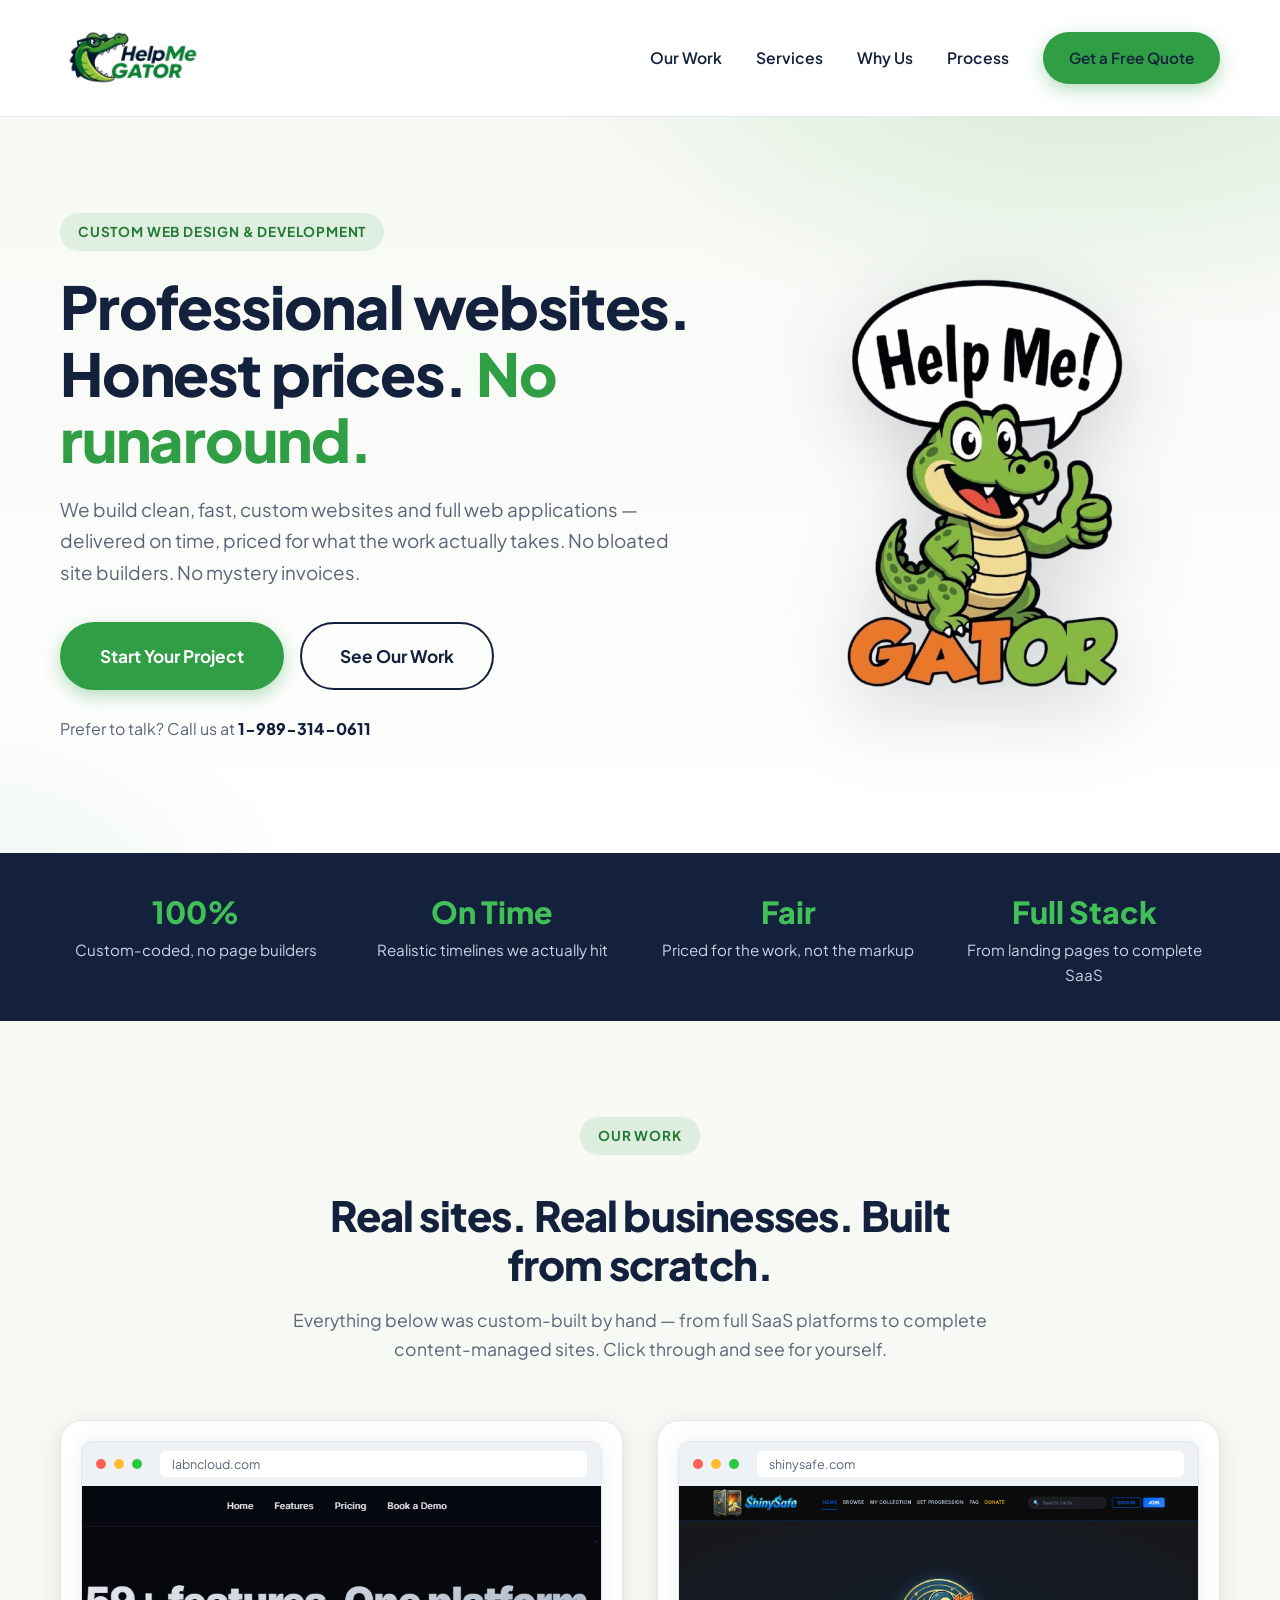
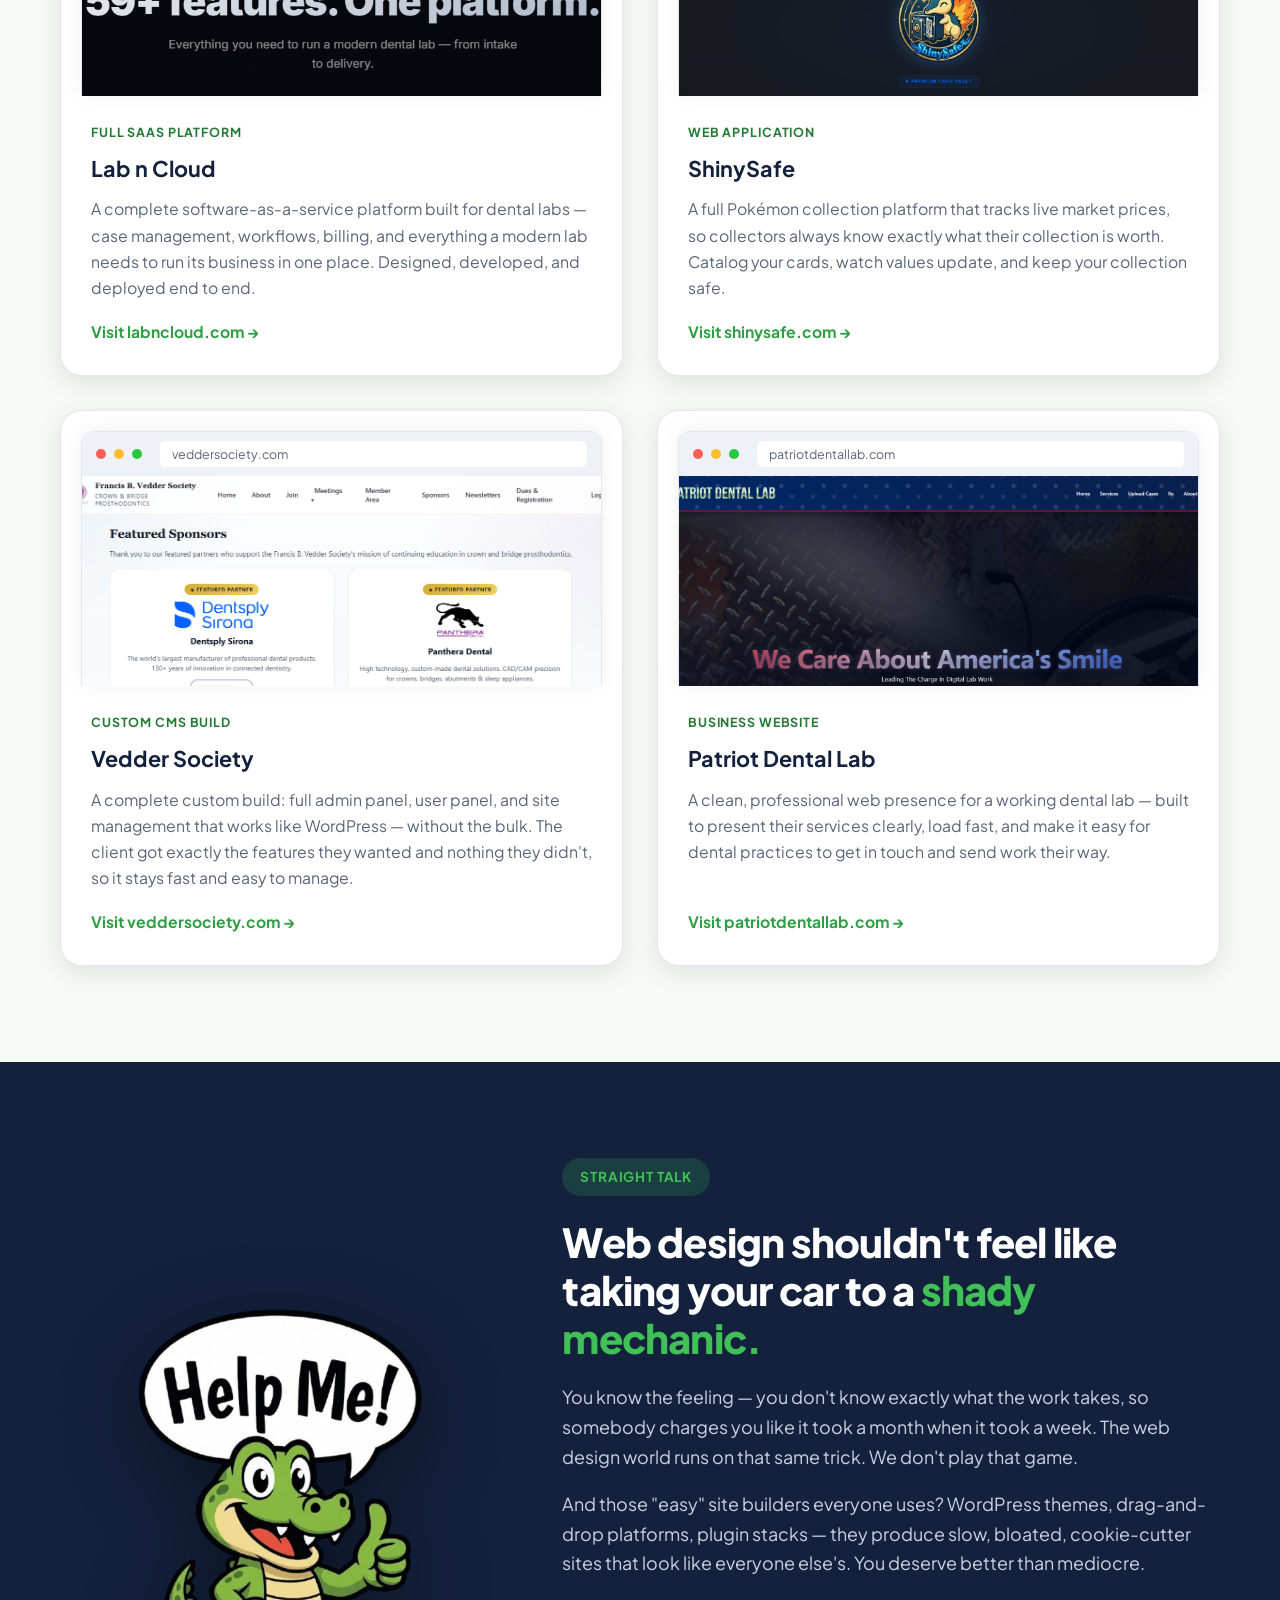
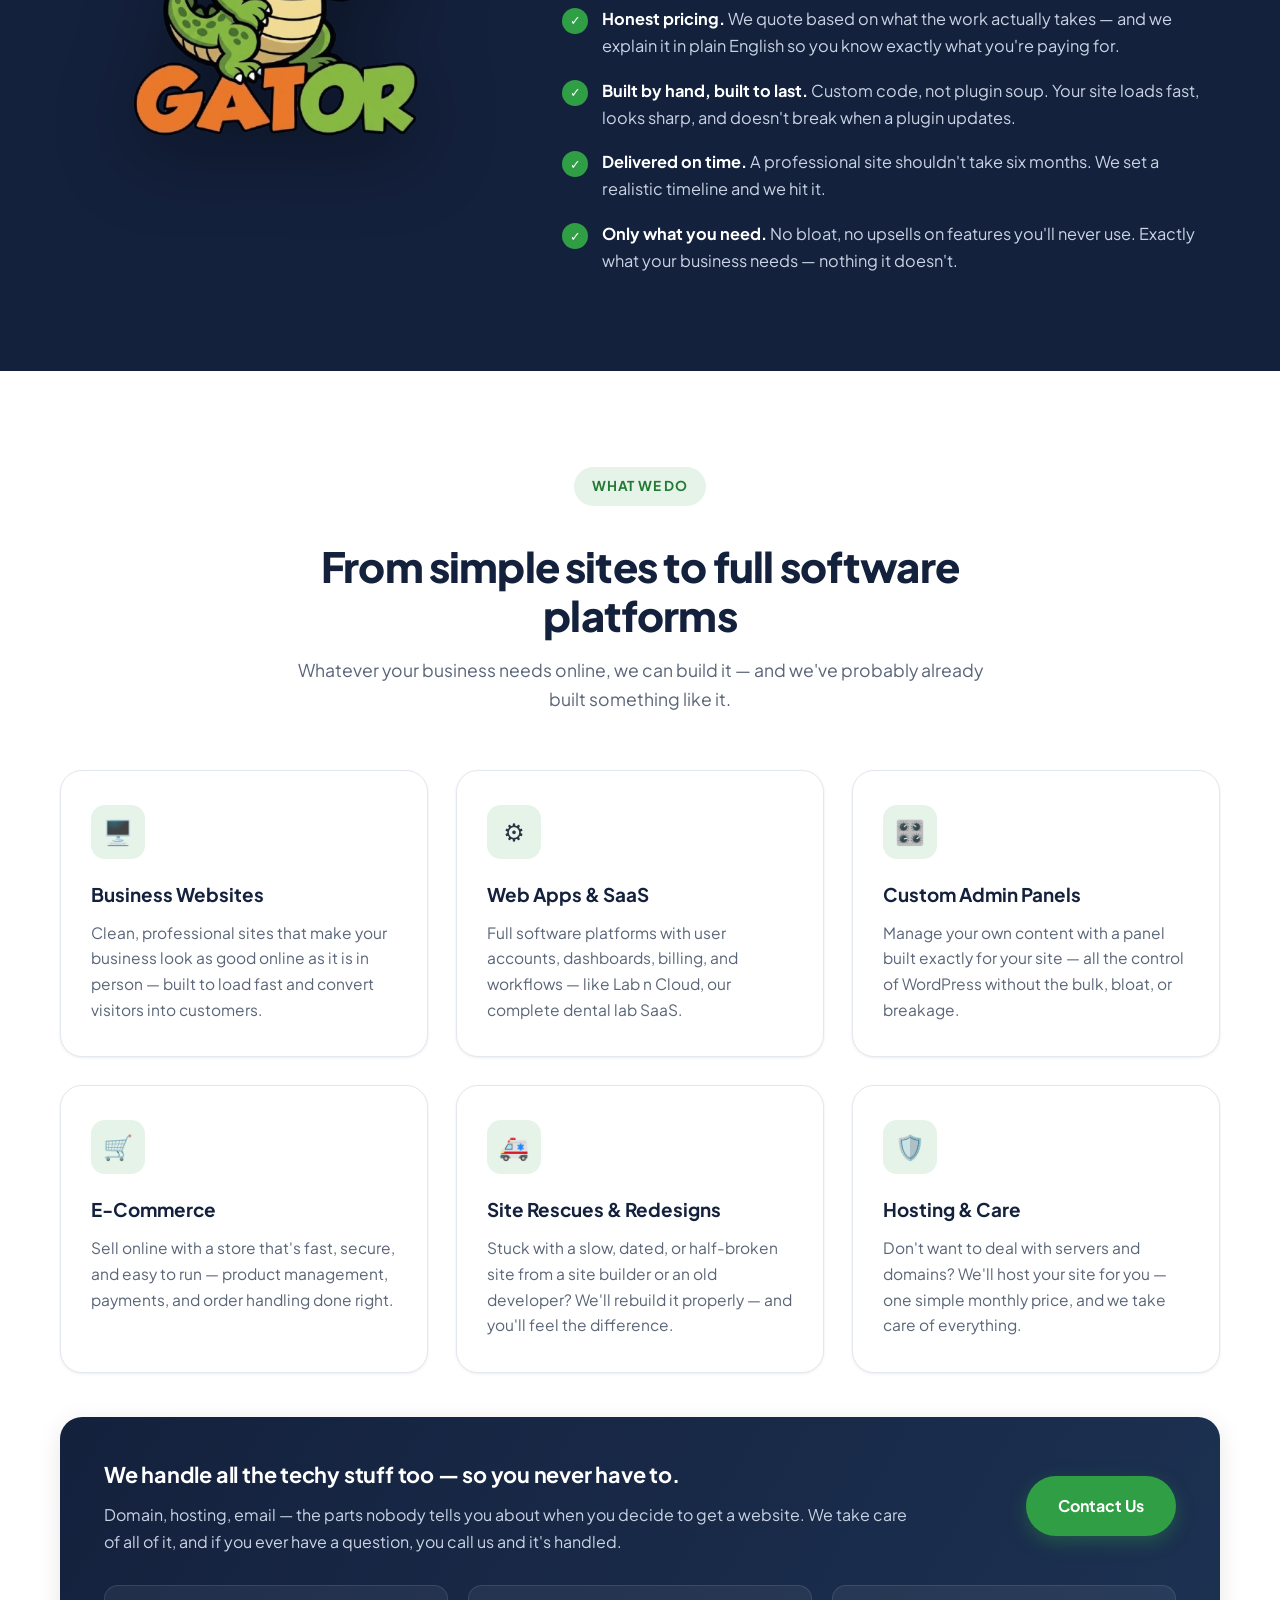
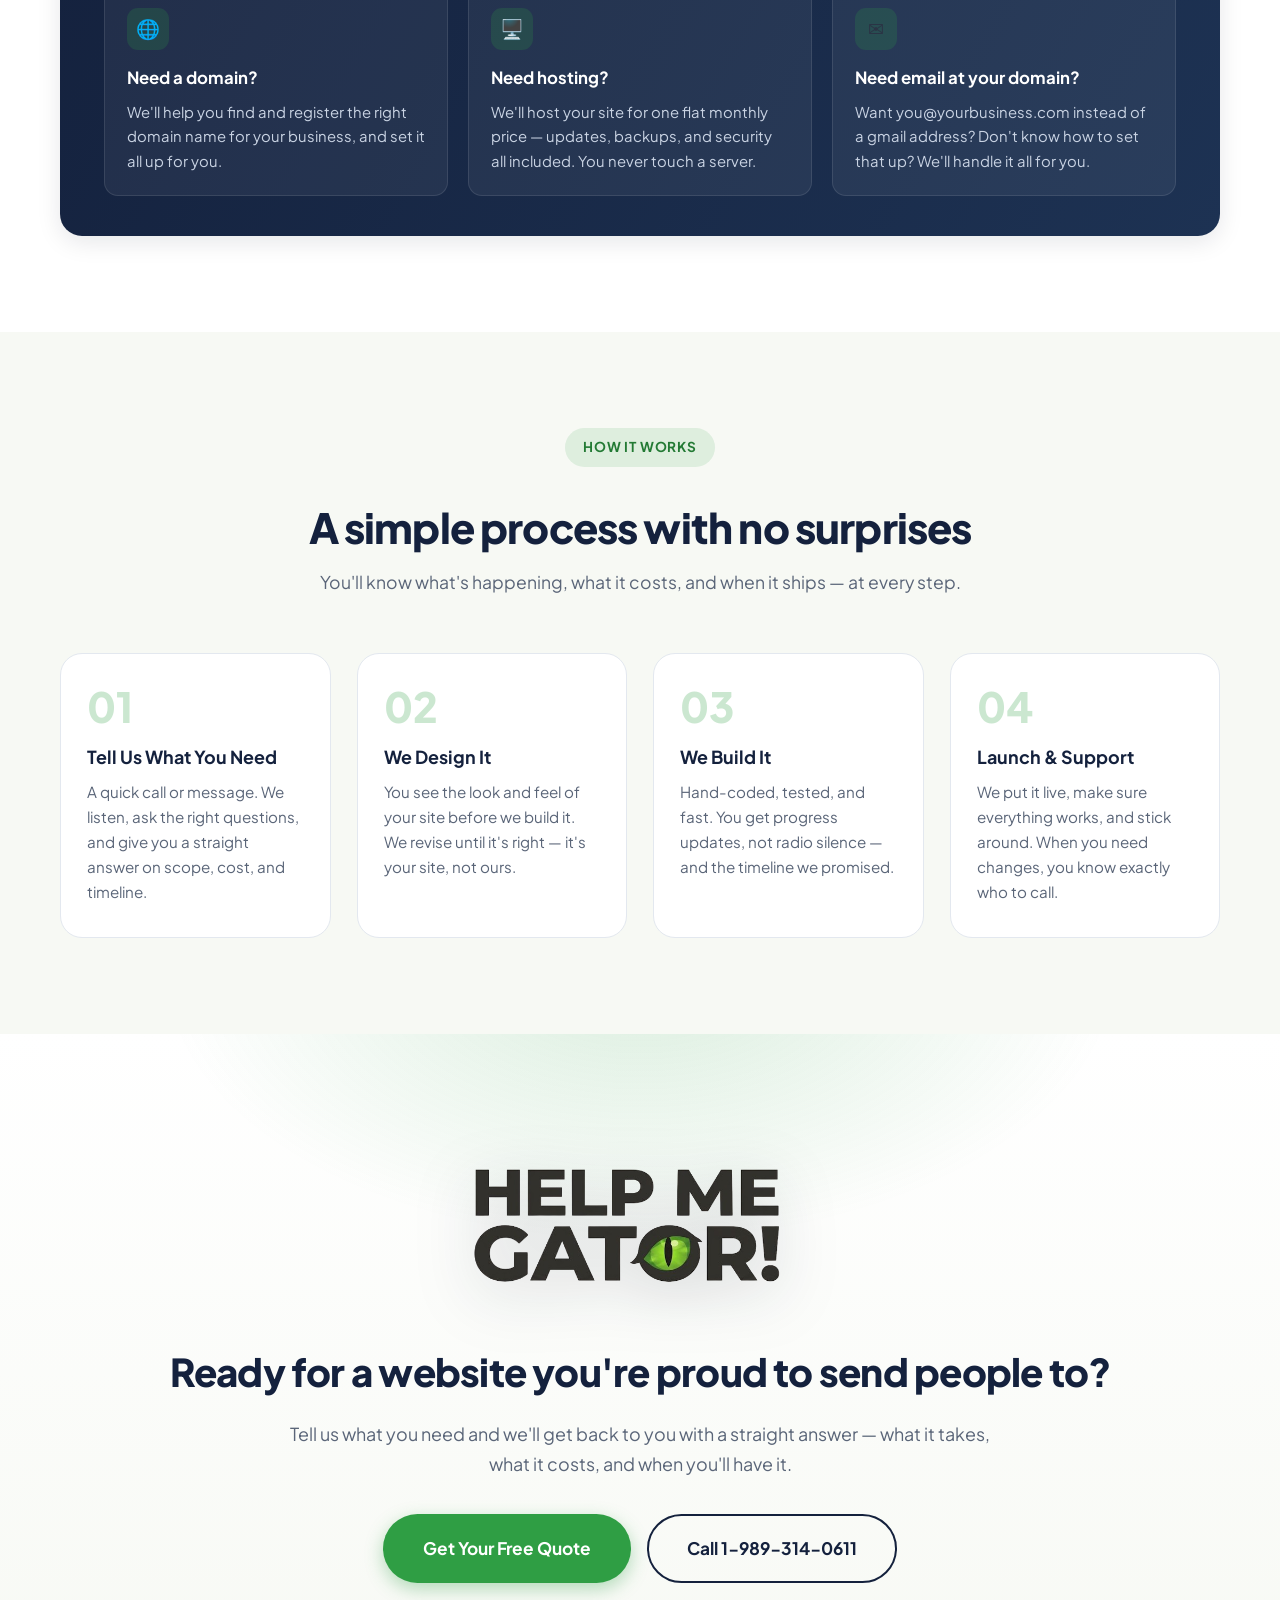
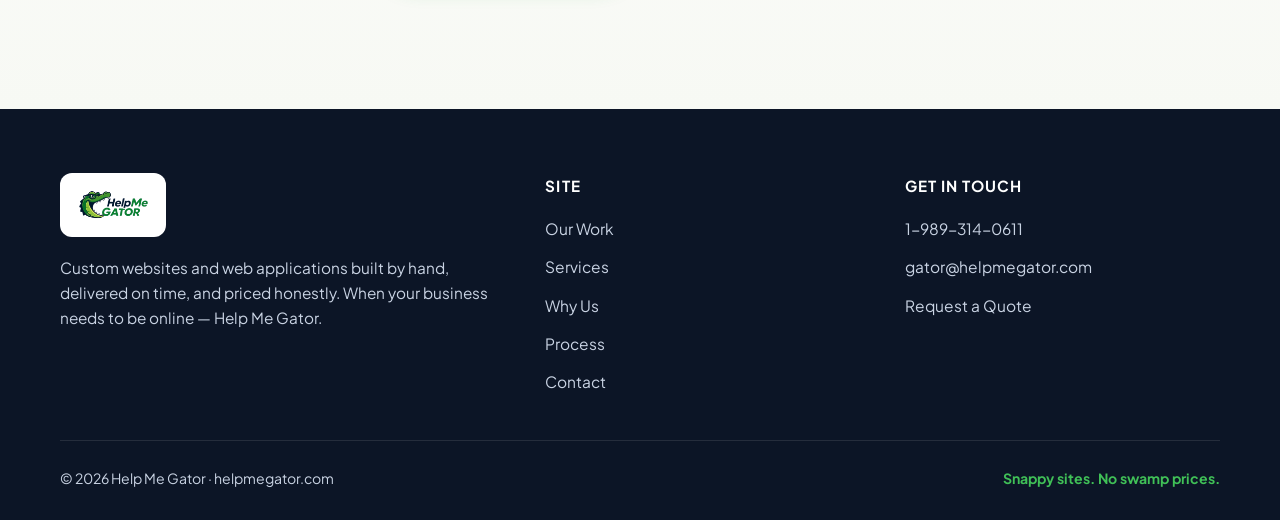
<file: index.html>
<!DOCTYPE html>
<html lang="en">
<head>
  <meta charset="UTF-8">
  <meta name="viewport" content="width=device-width, initial-scale=1.0">
  <title>Help Me Gator — Professional Web Design Without the Runaround</title>
  <meta name="description" content="Help Me Gator builds fast, professional, custom websites and web apps at honest prices. No bloated site builders, no inflated invoices — just clean work delivered on time. Call 1-989-314-0611.">
  <link rel="canonical" href="https://helpmegator.com/">

  <!-- Icons -->
  <link rel="icon" href="/favicon.ico" sizes="48x48">
  <link rel="icon" type="image/png" sizes="32x32" href="assets/icons/favicon-32.png">
  <link rel="icon" type="image/png" sizes="16x16" href="assets/icons/favicon-16.png">
  <link rel="apple-touch-icon" sizes="180x180" href="assets/icons/apple-touch-icon.png">
  <link rel="manifest" href="site.webmanifest">
  <meta name="theme-color" content="#14213d">

  <!-- Social sharing (Discord, iMessage, Facebook, X, etc.) -->
  <meta property="og:type" content="website">
  <meta property="og:site_name" content="Help Me Gator">
  <meta property="og:title" content="Help Me Gator — Professional Web Design Without the Runaround">
  <meta property="og:description" content="Custom websites and web apps at honest prices. No bloated site builders, no inflated invoices — just clean work delivered on time.">
  <meta property="og:url" content="https://helpmegator.com/">
  <meta property="og:image" content="https://helpmegator.com/assets/icons/og-image.png">
  <meta property="og:image:width" content="1200">
  <meta property="og:image:height" content="630">
  <meta name="twitter:card" content="summary_large_image">
  <meta name="twitter:title" content="Help Me Gator — Professional Web Design Without the Runaround">
  <meta name="twitter:description" content="Custom websites and web apps at honest prices. Delivered on time, built by hand.">
  <meta name="twitter:image" content="https://helpmegator.com/assets/icons/og-image.png">
  <link rel="preconnect" href="https://fonts.googleapis.com">
  <link rel="preconnect" href="https://fonts.gstatic.com" crossorigin>
  <link href="https://fonts.googleapis.com/css2?family=Plus+Jakarta+Sans:wght@400;500;600;700;800&display=swap" rel="stylesheet">
  <link rel="stylesheet" href="styles.css">
</head>
<body>

  <header class="site-header">
    <div class="container nav-wrap">
      <a class="brand" href="index.html" aria-label="Help Me Gator home">
        <img src="assets/logo-main.png" alt="Help Me Gator logo">
      </a>
      <nav>
        <button class="nav-toggle" aria-label="Toggle menu" aria-expanded="false">
          <span></span><span></span><span></span>
        </button>
        <ul class="nav-links">
          <li><a href="#work">Our Work</a></li>
          <li><a href="#services">Services</a></li>
          <li><a href="#why-us">Why Us</a></li>
          <li><a href="#process">Process</a></li>
          <li><a href="contact.html" class="btn btn-green">Get a Free Quote</a></li>
        </ul>
      </nav>
    </div>
  </header>

  <!-- ============ HERO ============ -->
  <section class="hero">
    <div class="container hero-grid">
      <div>
        <span class="eyebrow">Custom Web Design &amp; Development</span>
        <h1>Professional websites. Honest prices. <span class="accent">No runaround.</span></h1>
        <p class="lede">We build clean, fast, custom websites and full web applications — delivered on time, priced for what the work actually takes. No bloated site builders. No mystery invoices.</p>
        <div class="hero-ctas">
          <a href="contact.html" class="btn btn-green btn-lg">Start Your Project</a>
          <a href="#work" class="btn btn-outline btn-lg">See Our Work</a>
        </div>
        <p class="hero-phone">Prefer to talk? Call us at <a href="tel:+19893140611">1-989-314-0611</a></p>
      </div>
      <div class="hero-art">
        <img src="assets/mascot.png" alt="Help Me Gator mascot giving a thumbs up">
      </div>
    </div>
  </section>

  <!-- ============ STAT BAR ============ -->
  <section class="stat-bar">
    <div class="container stat-grid">
      <div class="stat"><div class="num">100%</div><div class="label">Custom-coded, no page builders</div></div>
      <div class="stat"><div class="num">On&nbsp;Time</div><div class="label">Realistic timelines we actually hit</div></div>
      <div class="stat"><div class="num">Fair</div><div class="label">Priced for the work, not the markup</div></div>
      <div class="stat"><div class="num">Full&nbsp;Stack</div><div class="label">From landing pages to complete SaaS</div></div>
    </div>
  </section>

  <!-- ============ WORK ============ -->
  <section id="work" class="section work">
    <div class="container">
      <div class="section-head center reveal">
        <span class="eyebrow">Our Work</span>
        <h2>Real sites. Real businesses. Built from scratch.</h2>
        <p>Everything below was custom-built by hand — from full SaaS platforms to complete content-managed sites. Click through and see for yourself.</p>
      </div>
      <div class="work-grid">

        <article class="work-card reveal">
          <div class="work-preview">
            <div class="browser-frame">
              <div class="browser-bar">
                <span class="dot dot-r"></span><span class="dot dot-y"></span><span class="dot dot-g"></span>
                <span class="url">labncloud.com</span>
              </div>
              <div class="shot-area">
                <img class="site-shot" src="assets/shots/labncloud.png" alt="Screenshot of labncloud.com" onerror="this.remove()">
                <div class="site-mock mock-labncloud">
                  <div class="mock-title">Lab n Cloud</div>
                  <div class="mock-sub">Dental Lab SaaS Platform</div>
                </div>
              </div>
            </div>
          </div>
          <div class="work-body">
            <div class="work-tag">Full SaaS Platform</div>
            <h3>Lab n Cloud</h3>
            <p>A complete software-as-a-service platform built for dental labs — case management, workflows, billing, and everything a modern lab needs to run its business in one place. Designed, developed, and deployed end to end.</p>
            <a class="work-link" href="https://labncloud.com" target="_blank" rel="noopener">Visit labncloud.com →</a>
          </div>
        </article>

        <article class="work-card reveal">
          <div class="work-preview">
            <div class="browser-frame">
              <div class="browser-bar">
                <span class="dot dot-r"></span><span class="dot dot-y"></span><span class="dot dot-g"></span>
                <span class="url">shinysafe.com</span>
              </div>
              <div class="shot-area">
                <img class="site-shot" src="assets/shots/shinysafe.png" alt="Screenshot of shinysafe.com" onerror="this.remove()">
                <div class="site-mock mock-shiny">
                  <div class="mock-title">ShinySafe</div>
                  <div class="mock-sub">Pokémon Collection Tracker</div>
                </div>
              </div>
            </div>
          </div>
          <div class="work-body">
            <div class="work-tag">Web Application</div>
            <h3>ShinySafe</h3>
            <p>A full Pokémon collection platform that tracks live market prices, so collectors always know exactly what their collection is worth. Catalog your cards, watch values update, and keep your collection safe.</p>
            <a class="work-link" href="https://shinysafe.com" target="_blank" rel="noopener">Visit shinysafe.com →</a>
          </div>
        </article>

        <article class="work-card reveal">
          <div class="work-preview">
            <div class="browser-frame">
              <div class="browser-bar">
                <span class="dot dot-r"></span><span class="dot dot-y"></span><span class="dot dot-g"></span>
                <span class="url">veddersociety.com</span>
              </div>
              <div class="shot-area">
                <img class="site-shot" src="assets/shots/veddersociety.png" alt="Screenshot of veddersociety.com" onerror="this.remove()">
                <div class="site-mock mock-vedder">
                  <div class="mock-title">Vedder Society</div>
                  <div class="mock-sub">Custom CMS — Admin + User Panels</div>
                </div>
              </div>
            </div>
          </div>
          <div class="work-body">
            <div class="work-tag">Custom CMS Build</div>
            <h3>Vedder Society</h3>
            <p>A complete custom build: full admin panel, user panel, and site management that works like WordPress — without the bulk. The client got exactly the features they wanted and nothing they didn't, so it stays fast and easy to manage.</p>
            <a class="work-link" href="https://www.veddersociety.com/" target="_blank" rel="noopener">Visit veddersociety.com →</a>
          </div>
        </article>

        <article class="work-card reveal">
          <div class="work-preview">
            <div class="browser-frame">
              <div class="browser-bar">
                <span class="dot dot-r"></span><span class="dot dot-y"></span><span class="dot dot-g"></span>
                <span class="url">patriotdentallab.com</span>
              </div>
              <div class="shot-area">
                <img class="site-shot" src="assets/shots/patriotdentallab.png" alt="Screenshot of patriotdentallab.com" onerror="this.remove()">
                <div class="site-mock mock-patriot">
                  <div class="mock-title">Patriot Dental Lab</div>
                  <div class="mock-sub">Professional Business Website</div>
                </div>
              </div>
            </div>
          </div>
          <div class="work-body">
            <div class="work-tag">Business Website</div>
            <h3>Patriot Dental Lab</h3>
            <p>A clean, professional web presence for a working dental lab — built to present their services clearly, load fast, and make it easy for dental practices to get in touch and send work their way.</p>
            <a class="work-link" href="https://patriotdentallab.com" target="_blank" rel="noopener">Visit patriotdentallab.com →</a>
          </div>
        </article>

      </div>
    </div>
  </section>

  <!-- ============ WHY US / STRAIGHT TALK ============ -->
  <section id="why-us" class="section pitch">
    <div class="container pitch-grid">
      <div class="pitch-art reveal">
        <img src="assets/mascot.png" alt="Help Me Gator mascot">
      </div>
      <div class="reveal">
        <span class="eyebrow">Straight Talk</span>
        <h2>Web design shouldn't feel like taking your car to a <span class="accent">shady mechanic.</span></h2>
        <p class="big">You know the feeling — you don't know exactly what the work takes, so somebody charges you like it took a month when it took a week. The web design world runs on that same trick. We don't play that game.</p>
        <p class="big">And those "easy" site builders everyone uses? WordPress themes, drag-and-drop platforms, plugin stacks — they produce slow, bloated, cookie-cutter sites that look like everyone else's. You deserve better than mediocre.</p>
        <ul class="pitch-points">
          <li><span class="check">✓</span><span><strong>Honest pricing.</strong> We quote based on what the work actually takes — and we explain it in plain English so you know exactly what you're paying for.</span></li>
          <li><span class="check">✓</span><span><strong>Built by hand, built to last.</strong> Custom code, not plugin soup. Your site loads fast, looks sharp, and doesn't break when a plugin updates.</span></li>
          <li><span class="check">✓</span><span><strong>Delivered on time.</strong> A professional site shouldn't take six months. We set a realistic timeline and we hit it.</span></li>
          <li><span class="check">✓</span><span><strong>Only what you need.</strong> No bloat, no upsells on features you'll never use. Exactly what your business needs — nothing it doesn't.</span></li>
        </ul>
      </div>
    </div>
  </section>

  <!-- ============ SERVICES ============ -->
  <section id="services" class="section">
    <div class="container">
      <div class="section-head center reveal">
        <span class="eyebrow">What We Do</span>
        <h2>From simple sites to full software platforms</h2>
        <p>Whatever your business needs online, we can build it — and we've probably already built something like it.</p>
      </div>
      <div class="services-grid">
        <div class="service-card reveal">
          <div class="service-icon">🖥️</div>
          <h3>Business Websites</h3>
          <p>Clean, professional sites that make your business look as good online as it is in person — built to load fast and convert visitors into customers.</p>
        </div>
        <div class="service-card reveal">
          <div class="service-icon">⚙️</div>
          <h3>Web Apps &amp; SaaS</h3>
          <p>Full software platforms with user accounts, dashboards, billing, and workflows — like Lab n Cloud, our complete dental lab SaaS.</p>
        </div>
        <div class="service-card reveal">
          <div class="service-icon">🎛️</div>
          <h3>Custom Admin Panels</h3>
          <p>Manage your own content with a panel built exactly for your site — all the control of WordPress without the bulk, bloat, or breakage.</p>
        </div>
        <div class="service-card reveal">
          <div class="service-icon">🛒</div>
          <h3>E-Commerce</h3>
          <p>Sell online with a store that's fast, secure, and easy to run — product management, payments, and order handling done right.</p>
        </div>
        <div class="service-card reveal">
          <div class="service-icon">🚑</div>
          <h3>Site Rescues &amp; Redesigns</h3>
          <p>Stuck with a slow, dated, or half-broken site from a site builder or an old developer? We'll rebuild it properly — and you'll feel the difference.</p>
        </div>
        <div class="service-card reveal">
          <div class="service-icon">🛡️</div>
          <h3>Hosting &amp; Care</h3>
          <p>Don't want to deal with servers and domains? We'll host your site for you — one simple monthly price, and we take care of everything.</p>
        </div>
      </div>

      <div class="hosting-callout reveal">
        <div class="callout-head">
          <div>
            <h3>We handle all the techy stuff too — so you never have to.</h3>
            <p>Domain, hosting, email — the parts nobody tells you about when you decide to get a website. We take care of all of it, and if you ever have a question, you call us and it's handled.</p>
          </div>
          <a href="contact.html" class="btn btn-green">Contact Us</a>
        </div>
        <div class="callout-items">
          <div class="callout-item">
            <div class="ci-icon">🌐</div>
            <h4>Need a domain?</h4>
            <p>We'll help you find and register the right domain name for your business, and set it all up for you.</p>
          </div>
          <div class="callout-item">
            <div class="ci-icon">🖥️</div>
            <h4>Need hosting?</h4>
            <p>We'll host your site for one flat monthly price — updates, backups, and security all included. You never touch a server.</p>
          </div>
          <div class="callout-item">
            <div class="ci-icon">✉️</div>
            <h4>Need email at your domain?</h4>
            <p>Want you@yourbusiness.com instead of a gmail address? Don't know how to set that up? We'll handle it all for you.</p>
          </div>
        </div>
      </div>
    </div>
  </section>

  <!-- ============ PROCESS ============ -->
  <section id="process" class="section process">
    <div class="container">
      <div class="section-head center reveal">
        <span class="eyebrow">How It Works</span>
        <h2>A simple process with no surprises</h2>
        <p>You'll know what's happening, what it costs, and when it ships — at every step.</p>
      </div>
      <div class="process-grid">
        <div class="step reveal">
          <div class="step-num">01</div>
          <h3>Tell Us What You Need</h3>
          <p>A quick call or message. We listen, ask the right questions, and give you a straight answer on scope, cost, and timeline.</p>
        </div>
        <div class="step reveal">
          <div class="step-num">02</div>
          <h3>We Design It</h3>
          <p>You see the look and feel of your site before we build it. We revise until it's right — it's your site, not ours.</p>
        </div>
        <div class="step reveal">
          <div class="step-num">03</div>
          <h3>We Build It</h3>
          <p>Hand-coded, tested, and fast. You get progress updates, not radio silence — and the timeline we promised.</p>
        </div>
        <div class="step reveal">
          <div class="step-num">04</div>
          <h3>Launch &amp; Support</h3>
          <p>We put it live, make sure everything works, and stick around. When you need changes, you know exactly who to call.</p>
        </div>
      </div>
    </div>
  </section>

  <!-- ============ CTA ============ -->
  <section class="cta-band">
    <div class="container reveal">
      <div class="wordmark-wrap">
        <img src="assets/wordmark-eye.png" alt="Help Me Gator!">
      </div>
      <h2>Ready for a website you're proud to send people to?</h2>
      <p>Tell us what you need and we'll get back to you with a straight answer — what it takes, what it costs, and when you'll have it.</p>
      <div class="hero-ctas">
        <a href="contact.html" class="btn btn-green btn-lg">Get Your Free Quote</a>
        <a href="tel:+19893140611" class="btn btn-outline btn-lg">Call 1-989-314-0611</a>
      </div>
    </div>
  </section>

  <!-- ============ FOOTER ============ -->
  <footer class="site-footer">
    <div class="container">
      <div class="footer-grid">
        <div class="footer-brand">
          <img src="assets/logo-main.png" alt="Help Me Gator logo">
          <p>Custom websites and web applications built by hand, delivered on time, and priced honestly. When your business needs to be online — Help Me Gator.</p>
        </div>
        <div>
          <h4>Site</h4>
          <ul class="footer-links">
            <li><a href="#work">Our Work</a></li>
            <li><a href="#services">Services</a></li>
            <li><a href="#why-us">Why Us</a></li>
            <li><a href="#process">Process</a></li>
            <li><a href="contact.html">Contact</a></li>
          </ul>
        </div>
        <div>
          <h4>Get In Touch</h4>
          <ul class="footer-links">
            <li><a href="tel:+19893140611">1-989-314-0611</a></li>
            <li><a href="mailto:gator@helpmegator.com">gator@helpmegator.com</a></li>
            <li><a href="contact.html">Request a Quote</a></li>
          </ul>
        </div>
      </div>
      <div class="footer-bottom">
        <span>© <span id="year"></span> Help Me Gator · helpmegator.com</span>
        <span class="tagline">Snappy sites. No swamp prices.</span>
      </div>
    </div>
  </footer>

  <script src="script.js"></script>
</body>
</html>
</file>
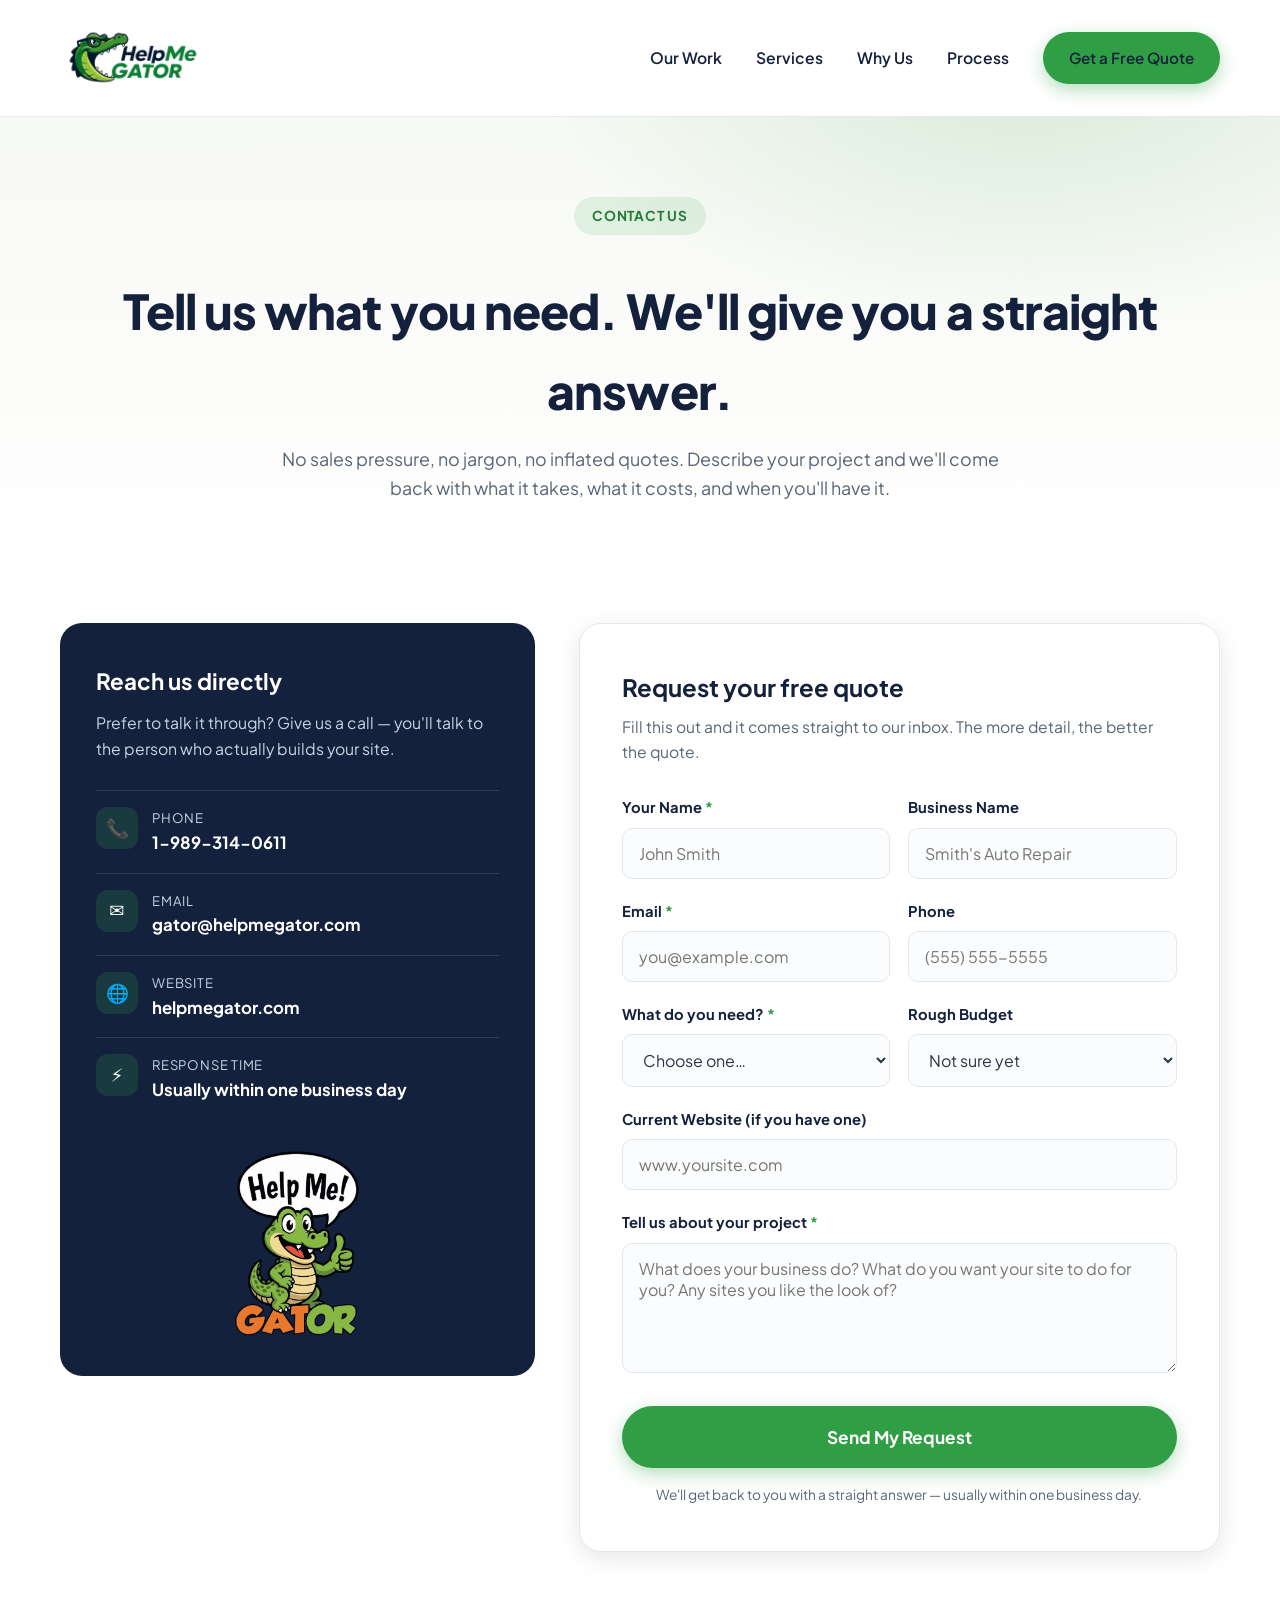
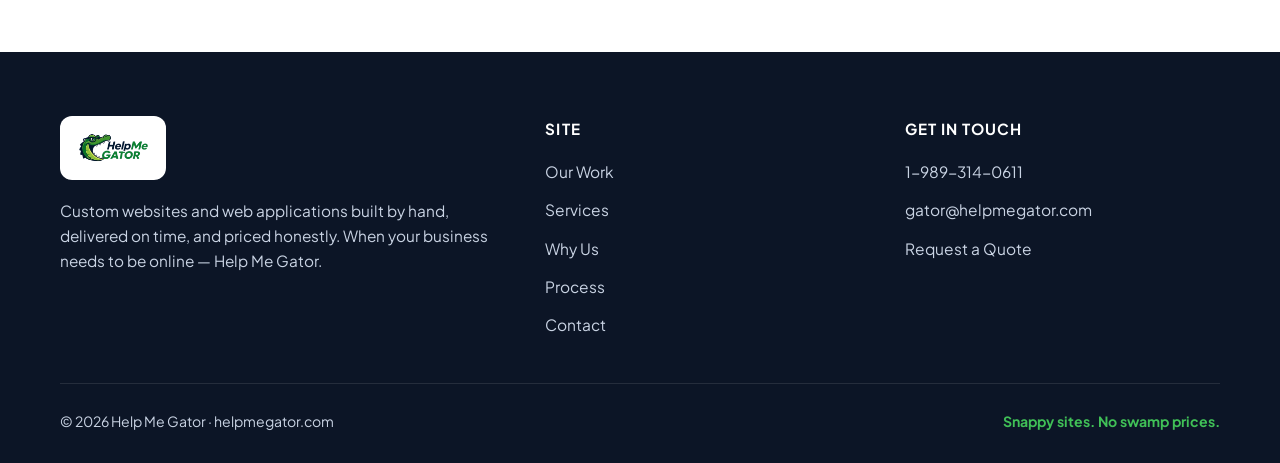
<file: contact.html>
<!DOCTYPE html>
<html lang="en">
<head>
  <meta charset="UTF-8">
  <meta name="viewport" content="width=device-width, initial-scale=1.0">
  <title>Contact — Help Me Gator | Get a Free Quote</title>
  <meta name="description" content="Tell Help Me Gator what your business needs online and get a straight answer on cost and timeline. Call 1-989-314-0611 or send us a message.">
  <link rel="canonical" href="https://helpmegator.com/contact.html">

  <!-- Icons -->
  <link rel="icon" href="/favicon.ico" sizes="48x48">
  <link rel="icon" type="image/png" sizes="32x32" href="assets/icons/favicon-32.png">
  <link rel="icon" type="image/png" sizes="16x16" href="assets/icons/favicon-16.png">
  <link rel="apple-touch-icon" sizes="180x180" href="assets/icons/apple-touch-icon.png">
  <link rel="manifest" href="site.webmanifest">
  <meta name="theme-color" content="#14213d">

  <!-- Social sharing (Discord, iMessage, Facebook, X, etc.) -->
  <meta property="og:type" content="website">
  <meta property="og:site_name" content="Help Me Gator">
  <meta property="og:title" content="Contact Help Me Gator — Get a Free Quote">
  <meta property="og:description" content="Tell us what your business needs online and get a straight answer on cost and timeline. No sales pressure, no inflated quotes.">
  <meta property="og:url" content="https://helpmegator.com/contact.html">
  <meta property="og:image" content="https://helpmegator.com/assets/icons/og-image.png">
  <meta property="og:image:width" content="1200">
  <meta property="og:image:height" content="630">
  <meta name="twitter:card" content="summary_large_image">
  <meta name="twitter:title" content="Contact Help Me Gator — Get a Free Quote">
  <meta name="twitter:description" content="Tell us what your business needs online and get a straight answer on cost and timeline.">
  <meta name="twitter:image" content="https://helpmegator.com/assets/icons/og-image.png">
  <link rel="preconnect" href="https://fonts.googleapis.com">
  <link rel="preconnect" href="https://fonts.gstatic.com" crossorigin>
  <link href="https://fonts.googleapis.com/css2?family=Plus+Jakarta+Sans:wght@400;500;600;700;800&display=swap" rel="stylesheet">
  <link rel="stylesheet" href="styles.css">
</head>
<body>

  <header class="site-header">
    <div class="container nav-wrap">
      <a class="brand" href="index.html" aria-label="Help Me Gator home">
        <img src="assets/logo-main.png" alt="Help Me Gator logo">
      </a>
      <nav>
        <button class="nav-toggle" aria-label="Toggle menu" aria-expanded="false">
          <span></span><span></span><span></span>
        </button>
        <ul class="nav-links">
          <li><a href="index.html#work">Our Work</a></li>
          <li><a href="index.html#services">Services</a></li>
          <li><a href="index.html#why-us">Why Us</a></li>
          <li><a href="index.html#process">Process</a></li>
          <li><a href="contact.html" class="btn btn-green">Get a Free Quote</a></li>
        </ul>
      </nav>
    </div>
  </header>

  <section class="contact-hero">
    <div class="container">
      <span class="eyebrow">Contact Us</span>
      <h1>Tell us what you need. We'll give you a straight answer.</h1>
      <p>No sales pressure, no jargon, no inflated quotes. Describe your project and we'll come back with what it takes, what it costs, and when you'll have it.</p>
    </div>
  </section>

  <div class="container contact-wrap">

    <aside class="contact-info reveal">
      <h2>Reach us directly</h2>
      <p>Prefer to talk it through? Give us a call — you'll talk to the person who actually builds your site.</p>
      <div class="contact-line">
        <div class="ico">📞</div>
        <div>
          <div class="lbl">Phone</div>
          <a href="tel:+19893140611">1-989-314-0611</a>
        </div>
      </div>
      <div class="contact-line">
        <div class="ico">✉️</div>
        <div>
          <div class="lbl">Email</div>
          <a href="mailto:gator@helpmegator.com">gator@helpmegator.com</a>
        </div>
      </div>
      <div class="contact-line">
        <div class="ico">🌐</div>
        <div>
          <div class="lbl">Website</div>
          <span class="val">helpmegator.com</span>
        </div>
      </div>
      <div class="contact-line">
        <div class="ico">⚡</div>
        <div>
          <div class="lbl">Response Time</div>
          <span class="val">Usually within one business day</span>
        </div>
      </div>
      <img class="mascot-sm" src="assets/mascot.png" alt="Help Me Gator mascot">
    </aside>

    <div class="contact-form reveal">
      <h2>Request your free quote</h2>
      <p class="form-sub">Fill this out and it comes straight to our inbox. The more detail, the better the quote.</p>
      <div class="form-error" id="form-error" hidden>
        Something went wrong sending your request. Please try again, or just call us at <a href="tel:+19893140611">1-989-314-0611</a>.
      </div>
      <form action="send-quote.php" method="POST">
        <input type="text" name="_honey" style="display:none" tabindex="-1" autocomplete="off">

        <div class="form-row">
          <div class="field">
            <label for="name">Your Name <span class="req">*</span></label>
            <input type="text" id="name" name="name" placeholder="John Smith" required>
          </div>
          <div class="field">
            <label for="business">Business Name</label>
            <input type="text" id="business" name="business" placeholder="Smith's Auto Repair">
          </div>
        </div>

        <div class="form-row">
          <div class="field">
            <label for="email">Email <span class="req">*</span></label>
            <input type="email" id="email" name="email" placeholder="you@example.com" required>
          </div>
          <div class="field">
            <label for="phone">Phone</label>
            <input type="tel" id="phone" name="phone" placeholder="(555) 555-5555">
          </div>
        </div>

        <div class="form-row">
          <div class="field">
            <label for="project-type">What do you need? <span class="req">*</span></label>
            <select id="project-type" name="project_type" required>
              <option value="" disabled selected>Choose one…</option>
              <option>A new business website</option>
              <option>A web app or SaaS platform</option>
              <option>An online store (e-commerce)</option>
              <option>Redesign / rescue of an existing site</option>
              <option>Custom admin panel / CMS</option>
              <option>Hosting, domain, or email setup</option>
              <option>Something else</option>
            </select>
          </div>
          <div class="field">
            <label for="budget">Rough Budget</label>
            <select id="budget" name="budget">
              <option value="" disabled selected>Not sure yet</option>
              <option>Under $1,000</option>
              <option>$1,000 – $3,000</option>
              <option>$3,000 – $7,500</option>
              <option>$7,500+</option>
            </select>
          </div>
        </div>

        <div class="field">
          <label for="current-site">Current Website (if you have one)</label>
          <input type="text" id="current-site" name="current_site" placeholder="www.yoursite.com">
        </div>

        <div class="field">
          <label for="message">Tell us about your project <span class="req">*</span></label>
          <textarea id="message" name="message" placeholder="What does your business do? What do you want your site to do for you? Any sites you like the look of?" required></textarea>
        </div>

        <button type="submit" class="btn btn-green btn-lg">Send My Request</button>
        <p class="form-note">We'll get back to you with a straight answer — usually within one business day.</p>
      </form>
    </div>

  </div>

  <footer class="site-footer">
    <div class="container">
      <div class="footer-grid">
        <div class="footer-brand">
          <img src="assets/logo-main.png" alt="Help Me Gator logo">
          <p>Custom websites and web applications built by hand, delivered on time, and priced honestly. When your business needs to be online — Help Me Gator.</p>
        </div>
        <div>
          <h4>Site</h4>
          <ul class="footer-links">
            <li><a href="index.html#work">Our Work</a></li>
            <li><a href="index.html#services">Services</a></li>
            <li><a href="index.html#why-us">Why Us</a></li>
            <li><a href="index.html#process">Process</a></li>
            <li><a href="contact.html">Contact</a></li>
          </ul>
        </div>
        <div>
          <h4>Get In Touch</h4>
          <ul class="footer-links">
            <li><a href="tel:+19893140611">1-989-314-0611</a></li>
            <li><a href="mailto:gator@helpmegator.com">gator@helpmegator.com</a></li>
            <li><a href="contact.html">Request a Quote</a></li>
          </ul>
        </div>
      </div>
      <div class="footer-bottom">
        <span>© <span id="year"></span> Help Me Gator · helpmegator.com</span>
        <span class="tagline">Snappy sites. No swamp prices.</span>
      </div>
    </div>
  </footer>

  <script src="script.js"></script>
</body>
</html>
</file>
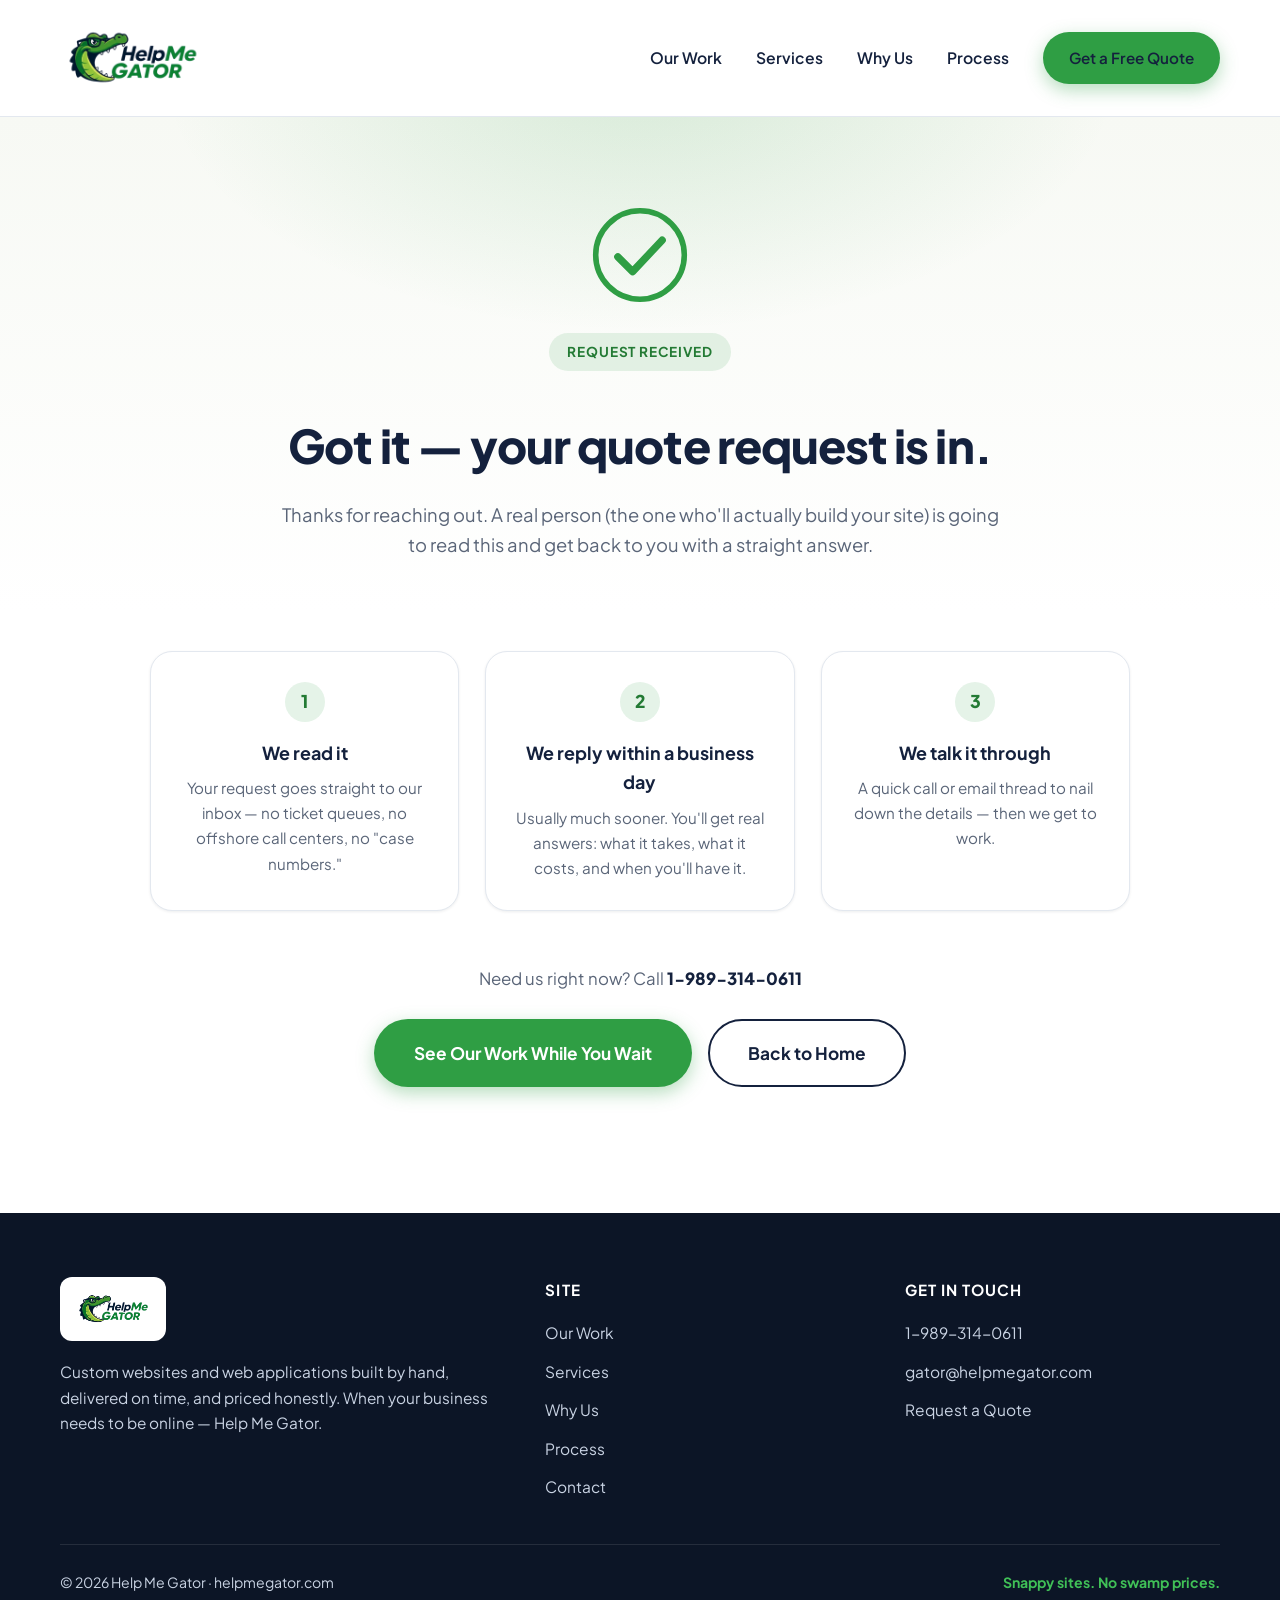
<file: thanks.html>
<!DOCTYPE html>
<html lang="en">
<head>
  <meta charset="UTF-8">
  <meta name="viewport" content="width=device-width, initial-scale=1.0">
  <title>Request Received — Help Me Gator</title>
  <meta name="robots" content="noindex">

  <!-- Icons -->
  <link rel="icon" href="/favicon.ico" sizes="48x48">
  <link rel="icon" type="image/png" sizes="32x32" href="assets/icons/favicon-32.png">
  <link rel="icon" type="image/png" sizes="16x16" href="assets/icons/favicon-16.png">
  <link rel="apple-touch-icon" sizes="180x180" href="assets/icons/apple-touch-icon.png">
  <link rel="manifest" href="site.webmanifest">
  <meta name="theme-color" content="#14213d">
  <link rel="preconnect" href="https://fonts.googleapis.com">
  <link rel="preconnect" href="https://fonts.gstatic.com" crossorigin>
  <link href="https://fonts.googleapis.com/css2?family=Plus+Jakarta+Sans:wght@400;500;600;700;800&display=swap" rel="stylesheet">
  <link rel="stylesheet" href="styles.css">
</head>
<body>

  <header class="site-header">
    <div class="container nav-wrap">
      <a class="brand" href="index.html" aria-label="Help Me Gator home">
        <img src="assets/logo-main.png" alt="Help Me Gator logo">
      </a>
      <nav>
        <button class="nav-toggle" aria-label="Toggle menu" aria-expanded="false">
          <span></span><span></span><span></span>
        </button>
        <ul class="nav-links">
          <li><a href="index.html#work">Our Work</a></li>
          <li><a href="index.html#services">Services</a></li>
          <li><a href="index.html#why-us">Why Us</a></li>
          <li><a href="index.html#process">Process</a></li>
          <li><a href="contact.html" class="btn btn-green">Get a Free Quote</a></li>
        </ul>
      </nav>
    </div>
  </header>

  <section class="success-hero">
    <div class="container">
      <div class="success-check" aria-hidden="true">
        <svg viewBox="0 0 52 52"><circle class="check-circle" cx="26" cy="26" r="24" fill="none"/><path class="check-mark" fill="none" d="M14 27l8 8 16-17"/></svg>
      </div>
      <span class="eyebrow">Request Received</span>
      <h1>Got it — your quote request is in.</h1>
      <p class="success-sub">Thanks for reaching out. A real person (the one who'll actually build your site) is going to read this and get back to you with a straight answer.</p>
    </div>
  </section>

  <section class="success-next">
    <div class="container">
      <div class="next-grid">
        <div class="next-card">
          <div class="next-num">1</div>
          <h3>We read it</h3>
          <p>Your request goes straight to our inbox — no ticket queues, no offshore call centers, no "case numbers."</p>
        </div>
        <div class="next-card">
          <div class="next-num">2</div>
          <h3>We reply within a business day</h3>
          <p>Usually much sooner. You'll get real answers: what it takes, what it costs, and when you'll have it.</p>
        </div>
        <div class="next-card">
          <div class="next-num">3</div>
          <h3>We talk it through</h3>
          <p>A quick call or email thread to nail down the details — then we get to work.</p>
        </div>
      </div>

      <div class="success-actions">
        <p class="success-phone">Need us right now? Call <a href="tel:+19893140611">1-989-314-0611</a></p>
        <div class="hero-ctas" style="justify-content:center;">
          <a href="index.html#work" class="btn btn-green btn-lg">See Our Work While You Wait</a>
          <a href="index.html" class="btn btn-outline btn-lg">Back to Home</a>
        </div>
      </div>
    </div>
  </section>

  <footer class="site-footer">
    <div class="container">
      <div class="footer-grid">
        <div class="footer-brand">
          <img src="assets/logo-main.png" alt="Help Me Gator logo">
          <p>Custom websites and web applications built by hand, delivered on time, and priced honestly. When your business needs to be online — Help Me Gator.</p>
        </div>
        <div>
          <h4>Site</h4>
          <ul class="footer-links">
            <li><a href="index.html#work">Our Work</a></li>
            <li><a href="index.html#services">Services</a></li>
            <li><a href="index.html#why-us">Why Us</a></li>
            <li><a href="index.html#process">Process</a></li>
            <li><a href="contact.html">Contact</a></li>
          </ul>
        </div>
        <div>
          <h4>Get In Touch</h4>
          <ul class="footer-links">
            <li><a href="tel:+19893140611">1-989-314-0611</a></li>
            <li><a href="mailto:gator@helpmegator.com">gator@helpmegator.com</a></li>
            <li><a href="contact.html">Request a Quote</a></li>
          </ul>
        </div>
      </div>
      <div class="footer-bottom">
        <span>© <span id="year"></span> Help Me Gator · helpmegator.com</span>
        <span class="tagline">Snappy sites. No swamp prices.</span>
      </div>
    </div>
  </footer>

  <script src="script.js"></script>
</body>
</html>
</file>
<file: styles.css>
/* ============================================
   Help Me Gator — helpmegator.com
   ============================================ */

:root {
  --navy: #14213d;
  --navy-deep: #0c1526;
  --navy-ink: #1b2a4a;
  --green: #2f9e44;
  --green-bright: #40c057;
  --green-dark: #237a34;
  --cream: #f7f9f4;
  --white: #ffffff;
  --text: #2b3445;
  --text-soft: #5a6578;
  --text-on-dark: #c9d3e3;
  --border: #e3e8ef;
  --shadow-sm: 0 1px 3px rgba(12, 21, 38, 0.08);
  --shadow-md: 0 6px 24px rgba(12, 21, 38, 0.10);
  --shadow-lg: 0 18px 50px rgba(12, 21, 38, 0.18);
  --radius: 14px;
  --radius-lg: 22px;
  --font: 'Plus Jakarta Sans', system-ui, -apple-system, 'Segoe UI', sans-serif;
}

* { margin: 0; padding: 0; box-sizing: border-box; }

html { scroll-behavior: smooth; }

body {
  font-family: var(--font);
  color: var(--text);
  background: var(--white);
  line-height: 1.65;
  -webkit-font-smoothing: antialiased;
}

img { max-width: 100%; display: block; }

.container {
  width: min(1160px, 92%);
  margin: 0 auto;
}

/* ---------- Buttons ---------- */
.btn {
  display: inline-flex;
  align-items: center;
  gap: 10px;
  padding: 15px 30px;
  border-radius: 999px;
  font-weight: 700;
  font-size: 1rem;
  text-decoration: none;
  border: 2px solid transparent;
  cursor: pointer;
  transition: transform .18s ease, box-shadow .18s ease, background .18s ease, color .18s ease;
  font-family: var(--font);
}
.btn:hover { transform: translateY(-2px); }
.btn-green {
  background: var(--green);
  color: #fff;
  box-shadow: 0 6px 18px rgba(47, 158, 68, 0.35);
}
.btn-green:hover { background: var(--green-bright); box-shadow: 0 10px 26px rgba(47, 158, 68, 0.45); }
.btn-outline {
  background: transparent;
  color: var(--navy);
  border-color: var(--navy);
}
.btn-outline:hover { background: var(--navy); color: #fff; }
.btn-outline-light {
  background: transparent;
  color: #fff;
  border-color: rgba(255,255,255,0.55);
}
.btn-outline-light:hover { background: #fff; color: var(--navy); }
.btn-lg { padding: 18px 38px; font-size: 1.08rem; }

/* ---------- Header ---------- */
.site-header {
  position: sticky;
  top: 0;
  z-index: 100;
  background: rgba(255,255,255,0.92);
  backdrop-filter: blur(12px);
  border-bottom: 1px solid var(--border);
}
.nav-wrap {
  display: flex;
  align-items: center;
  justify-content: space-between;
  padding: 10px 0;
}
.brand img { height: 96px; width: auto; }
.nav-links {
  display: flex;
  align-items: center;
  gap: 34px;
  list-style: none;
}
.nav-links a {
  text-decoration: none;
  color: var(--navy);
  font-weight: 600;
  font-size: .98rem;
  transition: color .15s ease;
}
.nav-links a:hover { color: var(--green); }
.nav-links .btn { padding: 11px 24px; font-size: .95rem; }
.nav-toggle {
  display: none;
  background: none;
  border: none;
  cursor: pointer;
  padding: 8px;
}
.nav-toggle span {
  display: block;
  width: 26px; height: 3px;
  background: var(--navy);
  margin: 5px 0;
  border-radius: 2px;
  transition: transform .2s ease, opacity .2s ease;
}

/* ---------- Hero ---------- */
.hero {
  background:
    radial-gradient(900px 500px at 85% -10%, rgba(47,158,68,0.16), transparent 60%),
    radial-gradient(700px 420px at -5% 110%, rgba(47,158,68,0.10), transparent 55%),
    linear-gradient(180deg, var(--cream) 0%, #ffffff 100%);
  padding: 96px 0 110px;
  overflow: hidden;
}
.hero-grid {
  display: grid;
  grid-template-columns: 1.15fr .85fr;
  gap: 60px;
  align-items: center;
}
.eyebrow {
  display: inline-block;
  background: rgba(47,158,68,0.12);
  color: var(--green-dark);
  font-weight: 700;
  font-size: .85rem;
  letter-spacing: .06em;
  text-transform: uppercase;
  padding: 8px 18px;
  border-radius: 999px;
  margin-bottom: 22px;
}
.hero h1 {
  font-size: clamp(2.4rem, 5vw, 3.7rem);
  line-height: 1.12;
  color: var(--navy);
  font-weight: 800;
  letter-spacing: -0.02em;
  margin-bottom: 22px;
}
.hero h1 .accent { color: var(--green); }
.hero .lede {
  font-size: 1.18rem;
  color: var(--text-soft);
  max-width: 54ch;
  margin-bottom: 34px;
}
.hero-ctas { display: flex; gap: 16px; flex-wrap: wrap; align-items: center; margin-bottom: 26px; }
.hero-phone {
  color: var(--text-soft);
  font-size: 1rem;
}
.hero-phone a { color: var(--navy); font-weight: 800; text-decoration: none; }
.hero-phone a:hover { color: var(--green); }
.hero-art { position: relative; text-align: center; }
.hero-art img {
  max-height: 420px;
  margin: 0 auto;
  filter: drop-shadow(0 24px 40px rgba(12,21,38,0.18));
  animation: floaty 5s ease-in-out infinite;
}
@keyframes floaty {
  0%, 100% { transform: translateY(0); }
  50% { transform: translateY(-14px); }
}

/* ---------- Stat bar ---------- */
.stat-bar {
  background: var(--navy);
  color: #fff;
  padding: 34px 0;
}
.stat-grid {
  display: grid;
  grid-template-columns: repeat(4, 1fr);
  gap: 24px;
  text-align: center;
}
.stat .num {
  font-size: 1.9rem;
  font-weight: 800;
  color: var(--green-bright);
}
.stat .label { color: var(--text-on-dark); font-size: .95rem; }

/* ---------- Sections ---------- */
.section { padding: 96px 0; }
.section-head { max-width: 720px; margin-bottom: 56px; }
.section-head.center { margin-left: auto; margin-right: auto; text-align: center; }
.section-head h2 {
  font-size: clamp(1.9rem, 3.6vw, 2.6rem);
  color: var(--navy);
  font-weight: 800;
  letter-spacing: -0.02em;
  line-height: 1.18;
  margin: 14px 0 16px;
}
.section-head p { color: var(--text-soft); font-size: 1.1rem; }

/* ---------- Portfolio ---------- */
.work { background: var(--cream); }
.work-grid {
  display: grid;
  grid-template-columns: 1fr 1fr;
  gap: 34px;
}
.work-card {
  background: #fff;
  border-radius: var(--radius-lg);
  overflow: hidden;
  box-shadow: var(--shadow-md);
  border: 1px solid var(--border);
  display: flex;
  flex-direction: column;
  transition: transform .22s ease, box-shadow .22s ease;
}
.work-card:hover { transform: translateY(-6px); box-shadow: var(--shadow-lg); }
.work-preview {
  position: relative;
  padding: 20px 20px 0;
}
.browser-frame {
  border-radius: 12px 12px 0 0;
  overflow: hidden;
  border: 1px solid var(--border);
  border-bottom: none;
  box-shadow: 0 -2px 20px rgba(12,21,38,0.06);
}
.browser-bar {
  background: #eef1f6;
  padding: 9px 14px;
  display: flex;
  align-items: center;
  gap: 8px;
}
.browser-bar .dot { width: 10px; height: 10px; border-radius: 50%; }
.dot-r { background: #ff5f57; } .dot-y { background: #febc2e; } .dot-g { background: #28c840; }
.browser-bar .url {
  margin-left: 10px;
  background: #fff;
  border-radius: 6px;
  font-size: .78rem;
  color: var(--text-soft);
  padding: 3px 12px;
  flex: 1;
  white-space: nowrap;
  overflow: hidden;
  text-overflow: ellipsis;
}
.shot-area { position: relative; }
.site-shot {
  position: absolute;
  inset: 0;
  z-index: 2;
  width: 100%;
  height: 100%;
  object-fit: cover;
  object-position: top center;
  display: block;
  background: #fff;
}
.site-mock {
  height: 210px;
  display: flex;
  flex-direction: column;
  align-items: center;
  justify-content: center;
  gap: 10px;
  color: #fff;
  text-align: center;
  padding: 0 24px;
}
.site-mock .mock-title {
  font-size: 1.55rem;
  font-weight: 800;
  letter-spacing: -0.01em;
}
.site-mock .mock-sub {
  font-size: .92rem;
  opacity: .85;
  font-weight: 500;
}
.mock-patriot { background: linear-gradient(135deg, #1b2a4a 0%, #b22234 130%); }
.mock-shiny { background: linear-gradient(135deg, #3b2f80 0%, #d4a017 140%); }
.mock-labncloud { background: linear-gradient(135deg, #0e4c92 0%, #33b5a5 130%); }
.mock-vedder { background: linear-gradient(135deg, #232323 0%, #6b3fa0 140%); }
.work-body { padding: 26px 30px 30px; display: flex; flex-direction: column; flex: 1; }
.work-tag {
  font-size: .78rem;
  font-weight: 700;
  text-transform: uppercase;
  letter-spacing: .07em;
  color: var(--green-dark);
  margin-bottom: 8px;
}
.work-body h3 { color: var(--navy); font-size: 1.35rem; margin-bottom: 10px; }
.work-body p { color: var(--text-soft); font-size: .99rem; flex: 1; }
.work-link {
  margin-top: 18px;
  font-weight: 700;
  color: var(--green);
  text-decoration: none;
  font-size: .98rem;
}
.work-link:hover { color: var(--green-dark); }

/* ---------- Straight Talk (pitch) ---------- */
.pitch {
  background: var(--navy);
  color: #fff;
  overflow: hidden;
}
.pitch-grid {
  display: grid;
  grid-template-columns: .8fr 1.2fr;
  gap: 64px;
  align-items: center;
}
.pitch-art { text-align: center; }
.pitch-art img {
  max-height: 440px;
  margin: 0 auto;
  filter: drop-shadow(0 20px 40px rgba(0,0,0,0.4));
}
.pitch .eyebrow {
  background: rgba(64,192,87,0.18);
  color: var(--green-bright);
}
.pitch h2 {
  font-size: clamp(1.9rem, 3.6vw, 2.5rem);
  font-weight: 800;
  letter-spacing: -0.02em;
  line-height: 1.2;
  margin-bottom: 20px;
}
.pitch h2 .accent { color: var(--green-bright); }
.pitch p.big {
  color: var(--text-on-dark);
  font-size: 1.12rem;
  margin-bottom: 18px;
}
.pitch-points { list-style: none; margin-top: 28px; display: grid; gap: 18px; }
.pitch-points li {
  display: flex;
  gap: 14px;
  align-items: flex-start;
  color: var(--text-on-dark);
  font-size: 1.02rem;
}
.pitch-points .check {
  flex: none;
  width: 26px; height: 26px;
  border-radius: 50%;
  background: var(--green);
  color: #fff;
  display: flex;
  align-items: center;
  justify-content: center;
  font-size: .8rem;
  font-weight: 800;
  margin-top: 2px;
}
.pitch-points strong { color: #fff; }

/* ---------- Services ---------- */
.services-grid {
  display: grid;
  grid-template-columns: repeat(3, 1fr);
  gap: 28px;
}
.service-card {
  background: #fff;
  border: 1px solid var(--border);
  border-radius: var(--radius-lg);
  padding: 34px 30px;
  box-shadow: var(--shadow-sm);
  transition: transform .22s ease, box-shadow .22s ease, border-color .22s ease;
}
.service-card:hover {
  transform: translateY(-5px);
  box-shadow: var(--shadow-md);
  border-color: rgba(47,158,68,0.45);
}
.service-icon {
  width: 54px; height: 54px;
  border-radius: 14px;
  background: rgba(47,158,68,0.12);
  display: flex;
  align-items: center;
  justify-content: center;
  font-size: 1.5rem;
  margin-bottom: 20px;
}
.service-card h3 { color: var(--navy); font-size: 1.18rem; margin-bottom: 10px; }
.service-card p { color: var(--text-soft); font-size: .97rem; }

/* ---------- Hosting callout ---------- */
.hosting-callout {
  margin-top: 44px;
  background: linear-gradient(120deg, var(--navy) 0%, #1d3253 100%);
  border-radius: var(--radius-lg);
  padding: 40px 44px;
  box-shadow: var(--shadow-md);
}
.callout-head {
  display: flex;
  align-items: center;
  justify-content: space-between;
  gap: 36px;
  margin-bottom: 30px;
}
.hosting-callout h3 {
  color: #fff;
  font-size: 1.35rem;
  letter-spacing: -0.01em;
  margin-bottom: 10px;
}
.callout-head p {
  color: var(--text-on-dark);
  font-size: 1rem;
  max-width: 68ch;
}
.callout-head .btn { flex: none; }
.callout-items {
  display: grid;
  grid-template-columns: repeat(3, 1fr);
  gap: 20px;
}
.callout-item {
  background: rgba(255,255,255,0.06);
  border: 1px solid rgba(255,255,255,0.10);
  border-radius: var(--radius);
  padding: 22px 22px;
}
.callout-item .ci-icon {
  width: 42px; height: 42px;
  border-radius: 11px;
  background: rgba(47,158,68,0.2);
  display: flex; align-items: center; justify-content: center;
  font-size: 1.2rem;
  margin-bottom: 14px;
}
.callout-item h4 {
  color: #fff;
  font-size: 1.05rem;
  margin-bottom: 8px;
}
.callout-item p {
  color: var(--text-on-dark);
  font-size: .93rem;
}

/* ---------- Process ---------- */
.process { background: var(--cream); }
.process-grid {
  display: grid;
  grid-template-columns: repeat(4, 1fr);
  gap: 26px;
}
.step {
  background: #fff;
  border-radius: var(--radius-lg);
  border: 1px solid var(--border);
  padding: 32px 26px;
  position: relative;
}
.step .step-num {
  font-size: 2.6rem;
  font-weight: 800;
  color: rgba(47,158,68,0.25);
  line-height: 1;
  margin-bottom: 14px;
}
.step h3 { color: var(--navy); font-size: 1.12rem; margin-bottom: 8px; }
.step p { color: var(--text-soft); font-size: .95rem; }

/* ---------- CTA band ---------- */
.cta-band {
  background:
    radial-gradient(800px 460px at 50% -10%, rgba(47,158,68,0.18), transparent 60%),
    linear-gradient(180deg, #ffffff 0%, var(--cream) 100%);
  color: var(--navy);
  text-align: center;
  padding: 100px 0;
}
.cta-band .wordmark-wrap {
  display: inline-block;
  margin-bottom: 38px;
}
.cta-band .wordmark-wrap img {
  max-width: 440px;
  margin: 0 auto;
  filter: drop-shadow(0 14px 30px rgba(12,21,38,0.18));
}
.cta-band h2 {
  font-size: clamp(1.8rem, 3.4vw, 2.4rem);
  font-weight: 800;
  margin-bottom: 16px;
  letter-spacing: -0.02em;
  color: var(--navy);
}
.cta-band p { color: var(--text-soft); font-size: 1.12rem; max-width: 56ch; margin: 0 auto 36px; }
.cta-band .hero-ctas { justify-content: center; }
.cta-band .hero-phone { color: var(--text-soft); width: 100%; margin-top: 10px; }
.cta-band .hero-phone a { color: var(--navy); }
.cta-band .hero-phone a:hover { color: var(--green); }

/* ---------- Contact page ---------- */
.contact-hero {
  background:
    radial-gradient(800px 440px at 80% -10%, rgba(47,158,68,0.15), transparent 60%),
    linear-gradient(180deg, var(--cream) 0%, #fff 100%);
  padding: 80px 0 60px;
  text-align: center;
}
.contact-hero h1 {
  font-size: clamp(2.1rem, 4.4vw, 3rem);
  color: var(--navy);
  font-weight: 800;
  letter-spacing: -0.02em;
  margin: 14px 0 14px;
}
.contact-hero p { color: var(--text-soft); font-size: 1.12rem; max-width: 58ch; margin: 0 auto; }
.contact-wrap {
  display: grid;
  grid-template-columns: 1fr 1.35fr;
  gap: 44px;
  padding: 60px 0 100px;
  align-items: start;
}
.contact-info {
  background: var(--navy);
  color: #fff;
  border-radius: var(--radius-lg);
  padding: 40px 36px;
  position: sticky;
  top: 110px;
}
.contact-info h2 { font-size: 1.4rem; margin-bottom: 10px; }
.contact-info > p { color: var(--text-on-dark); margin-bottom: 28px; font-size: .99rem; }
.contact-line {
  display: flex;
  gap: 14px;
  align-items: flex-start;
  padding: 16px 0;
  border-top: 1px solid rgba(255,255,255,0.12);
}
.contact-line .ico {
  flex: none;
  width: 42px; height: 42px;
  border-radius: 12px;
  background: rgba(47,158,68,0.2);
  display: flex; align-items: center; justify-content: center;
  font-size: 1.15rem;
}
.contact-line .lbl { font-size: .82rem; text-transform: uppercase; letter-spacing: .06em; color: var(--text-on-dark); }
.contact-line a, .contact-line .val { color: #fff; font-weight: 700; text-decoration: none; font-size: 1.05rem; }
.contact-line a:hover { color: var(--green-bright); }
.contact-info .mascot-sm { max-height: 190px; margin: 26px auto 0; }

.contact-form {
  background: #fff;
  border: 1px solid var(--border);
  border-radius: var(--radius-lg);
  padding: 44px 42px;
  box-shadow: var(--shadow-md);
}
.contact-form h2 { color: var(--navy); font-size: 1.5rem; margin-bottom: 6px; }
.contact-form .form-sub { color: var(--text-soft); margin-bottom: 30px; font-size: .98rem; }
.form-error {
  background: #fdecea;
  border: 1.5px solid #e5533d;
  color: #a8321f;
  border-radius: 10px;
  padding: 14px 18px;
  font-size: .95rem;
  font-weight: 600;
  margin-bottom: 22px;
}
.form-error a { color: #a8321f; }
.form-row { display: grid; grid-template-columns: 1fr 1fr; gap: 18px; }
.field { margin-bottom: 20px; }
.field label {
  display: block;
  font-weight: 700;
  color: var(--navy);
  font-size: .92rem;
  margin-bottom: 8px;
}
.field label .req { color: var(--green); }
.field input, .field select, .field textarea {
  width: 100%;
  padding: 14px 16px;
  border: 1.5px solid var(--border);
  border-radius: 10px;
  font-family: var(--font);
  font-size: 1rem;
  color: var(--text);
  background: #fbfcfd;
  transition: border-color .15s ease, box-shadow .15s ease;
}
.field input:focus, .field select:focus, .field textarea:focus {
  outline: none;
  border-color: var(--green);
  box-shadow: 0 0 0 4px rgba(47,158,68,0.13);
  background: #fff;
}
.field textarea { resize: vertical; min-height: 130px; }
.contact-form .btn { width: 100%; justify-content: center; margin-top: 6px; }
.form-note { text-align: center; color: var(--text-soft); font-size: .86rem; margin-top: 16px; }

/* ---------- Success page ---------- */
.success-hero {
  background:
    radial-gradient(800px 440px at 50% -10%, rgba(47,158,68,0.16), transparent 60%),
    linear-gradient(180deg, var(--cream) 0%, #fff 100%);
  padding: 90px 0 50px;
  text-align: center;
}
.success-check { width: 96px; height: 96px; margin: 0 auto 30px; }
.success-check svg { width: 100%; height: 100%; }
.check-circle {
  stroke: var(--green);
  stroke-width: 3;
  stroke-dasharray: 151;
  stroke-dashoffset: 151;
  animation: draw-circle .7s ease-out forwards;
}
.check-mark {
  stroke: var(--green);
  stroke-width: 4;
  stroke-linecap: round;
  stroke-linejoin: round;
  stroke-dasharray: 36;
  stroke-dashoffset: 36;
  animation: draw-check .4s ease-out .55s forwards;
}
@keyframes draw-circle { to { stroke-dashoffset: 0; } }
@keyframes draw-check { to { stroke-dashoffset: 0; } }
.success-hero h1 {
  font-size: clamp(2rem, 4.2vw, 2.9rem);
  color: var(--navy);
  font-weight: 800;
  letter-spacing: -0.02em;
  margin: 14px 0 16px;
}
.success-sub { color: var(--text-soft); font-size: 1.15rem; max-width: 56ch; margin: 0 auto; }
.success-next { padding: 40px 0 100px; }
.next-grid {
  display: grid;
  grid-template-columns: repeat(3, 1fr);
  gap: 26px;
  max-width: 980px;
  margin: 0 auto 54px;
}
.next-card {
  background: #fff;
  border: 1px solid var(--border);
  border-radius: var(--radius-lg);
  padding: 30px 28px;
  box-shadow: var(--shadow-sm);
  text-align: center;
}
.next-card .next-num {
  width: 40px; height: 40px;
  border-radius: 50%;
  background: rgba(47,158,68,0.12);
  color: var(--green-dark);
  font-weight: 800;
  font-size: 1.1rem;
  display: flex; align-items: center; justify-content: center;
  margin: 0 auto 16px;
}
.next-card h3 { color: var(--navy); font-size: 1.12rem; margin-bottom: 8px; }
.next-card p { color: var(--text-soft); font-size: .95rem; }
.success-actions { text-align: center; }
.success-phone { color: var(--text-soft); font-size: 1.05rem; margin-bottom: 26px; }
.success-phone a { color: var(--navy); font-weight: 800; text-decoration: none; }
.success-phone a:hover { color: var(--green); }

/* ---------- Footer ---------- */
.site-footer {
  background: var(--navy-deep);
  color: var(--text-on-dark);
  padding: 64px 0 30px;
}
.footer-grid {
  display: grid;
  grid-template-columns: 1.4fr 1fr 1fr;
  gap: 44px;
  padding-bottom: 44px;
  border-bottom: 1px solid rgba(255,255,255,0.1);
}
.footer-brand img {
  height: 64px;
  width: auto;
  margin-bottom: 18px;
  background: #fff;
  border-radius: 12px;
  padding: 6px 14px;
}
.footer-brand p { font-size: .96rem; max-width: 40ch; }
.site-footer h4 {
  color: #fff;
  font-size: .95rem;
  text-transform: uppercase;
  letter-spacing: .07em;
  margin-bottom: 18px;
}
.footer-links { list-style: none; display: grid; gap: 12px; }
.footer-links a { color: var(--text-on-dark); text-decoration: none; font-size: .97rem; }
.footer-links a:hover { color: var(--green-bright); }
.footer-bottom {
  display: flex;
  justify-content: space-between;
  align-items: center;
  gap: 16px;
  flex-wrap: wrap;
  padding-top: 26px;
  font-size: .88rem;
}
.footer-bottom .tagline { color: var(--green-bright); font-weight: 700; }

/* ---------- Reveal animation ---------- */
.reveal { opacity: 0; transform: translateY(26px); transition: opacity .6s ease, transform .6s ease; }
.reveal.visible { opacity: 1; transform: none; }

/* ---------- Responsive ---------- */
@media (max-width: 980px) {
  .hero-grid, .pitch-grid { grid-template-columns: 1fr; gap: 44px; }
  .hero { padding: 64px 0 72px; }
  .hero-art img { max-height: 300px; }
  .pitch-art { order: -1; }
  .pitch-art img { max-height: 300px; }
  .work-grid { grid-template-columns: 1fr; }
  .services-grid { grid-template-columns: 1fr 1fr; }
  .process-grid { grid-template-columns: 1fr 1fr; }
  .stat-grid { grid-template-columns: 1fr 1fr; gap: 30px; }
  .contact-wrap { grid-template-columns: 1fr; }
  .contact-info { position: static; }
  .footer-grid { grid-template-columns: 1fr; gap: 34px; }
}

@media (max-width: 720px) {
  .nav-links {
    position: absolute;
    top: 100%;
    left: 0; right: 0;
    background: #fff;
    flex-direction: column;
    align-items: flex-start;
    gap: 0;
    padding: 10px 4vw 20px;
    border-bottom: 1px solid var(--border);
    box-shadow: var(--shadow-md);
    display: none;
  }
  .nav-links.open { display: flex; }
  .nav-links li { width: 100%; }
  .nav-links a { display: block; padding: 13px 0; font-size: 1.05rem; }
  .nav-links .btn { margin-top: 8px; justify-content: center; width: 100%; }
  .nav-toggle { display: block; }
  .services-grid, .process-grid { grid-template-columns: 1fr; }
  .next-grid { grid-template-columns: 1fr; }
  .hosting-callout { padding: 32px 26px; }
  .callout-head { flex-direction: column; align-items: flex-start; gap: 20px; }
  .callout-items { grid-template-columns: 1fr; }
  .form-row { grid-template-columns: 1fr; gap: 0; }
  .section { padding: 68px 0; }
  .cta-band .wordmark-wrap { padding: 18px 22px; }
  .cta-band .wordmark-wrap img { max-width: 260px; }
}
</file>
